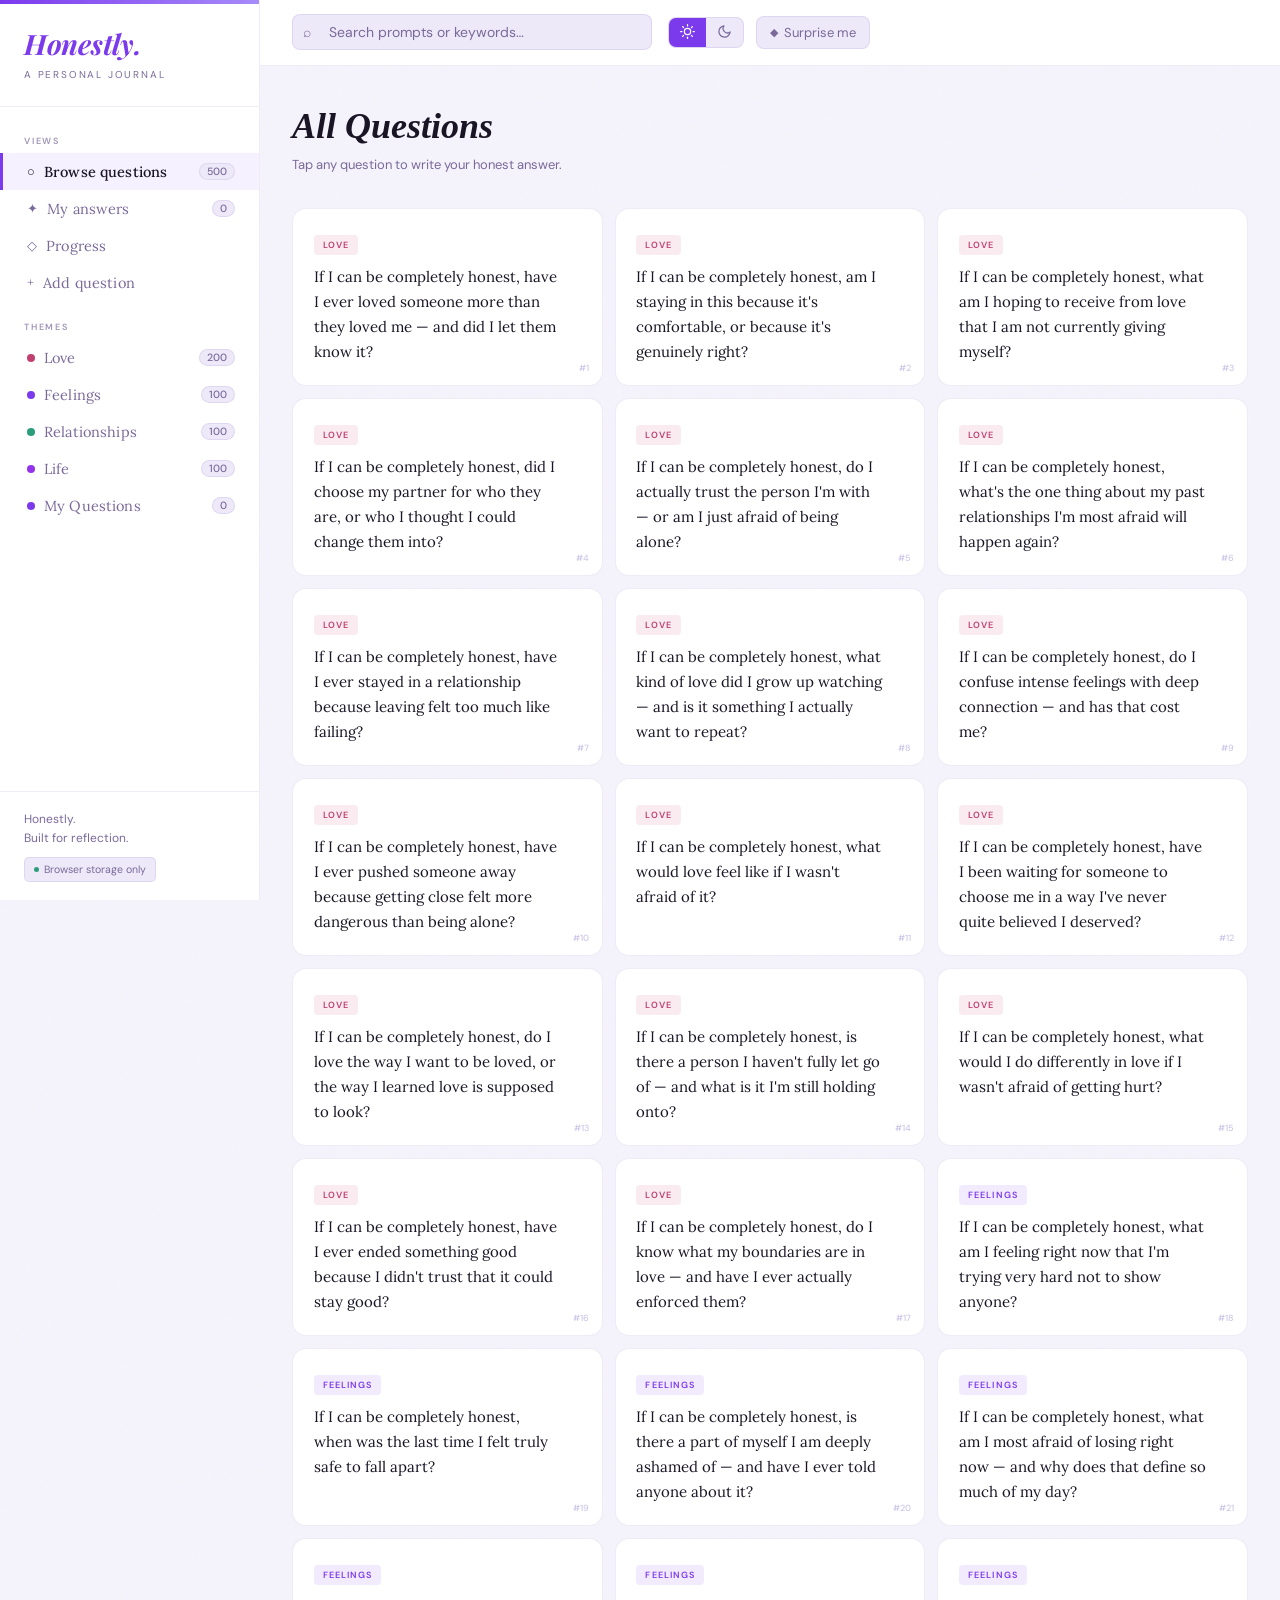
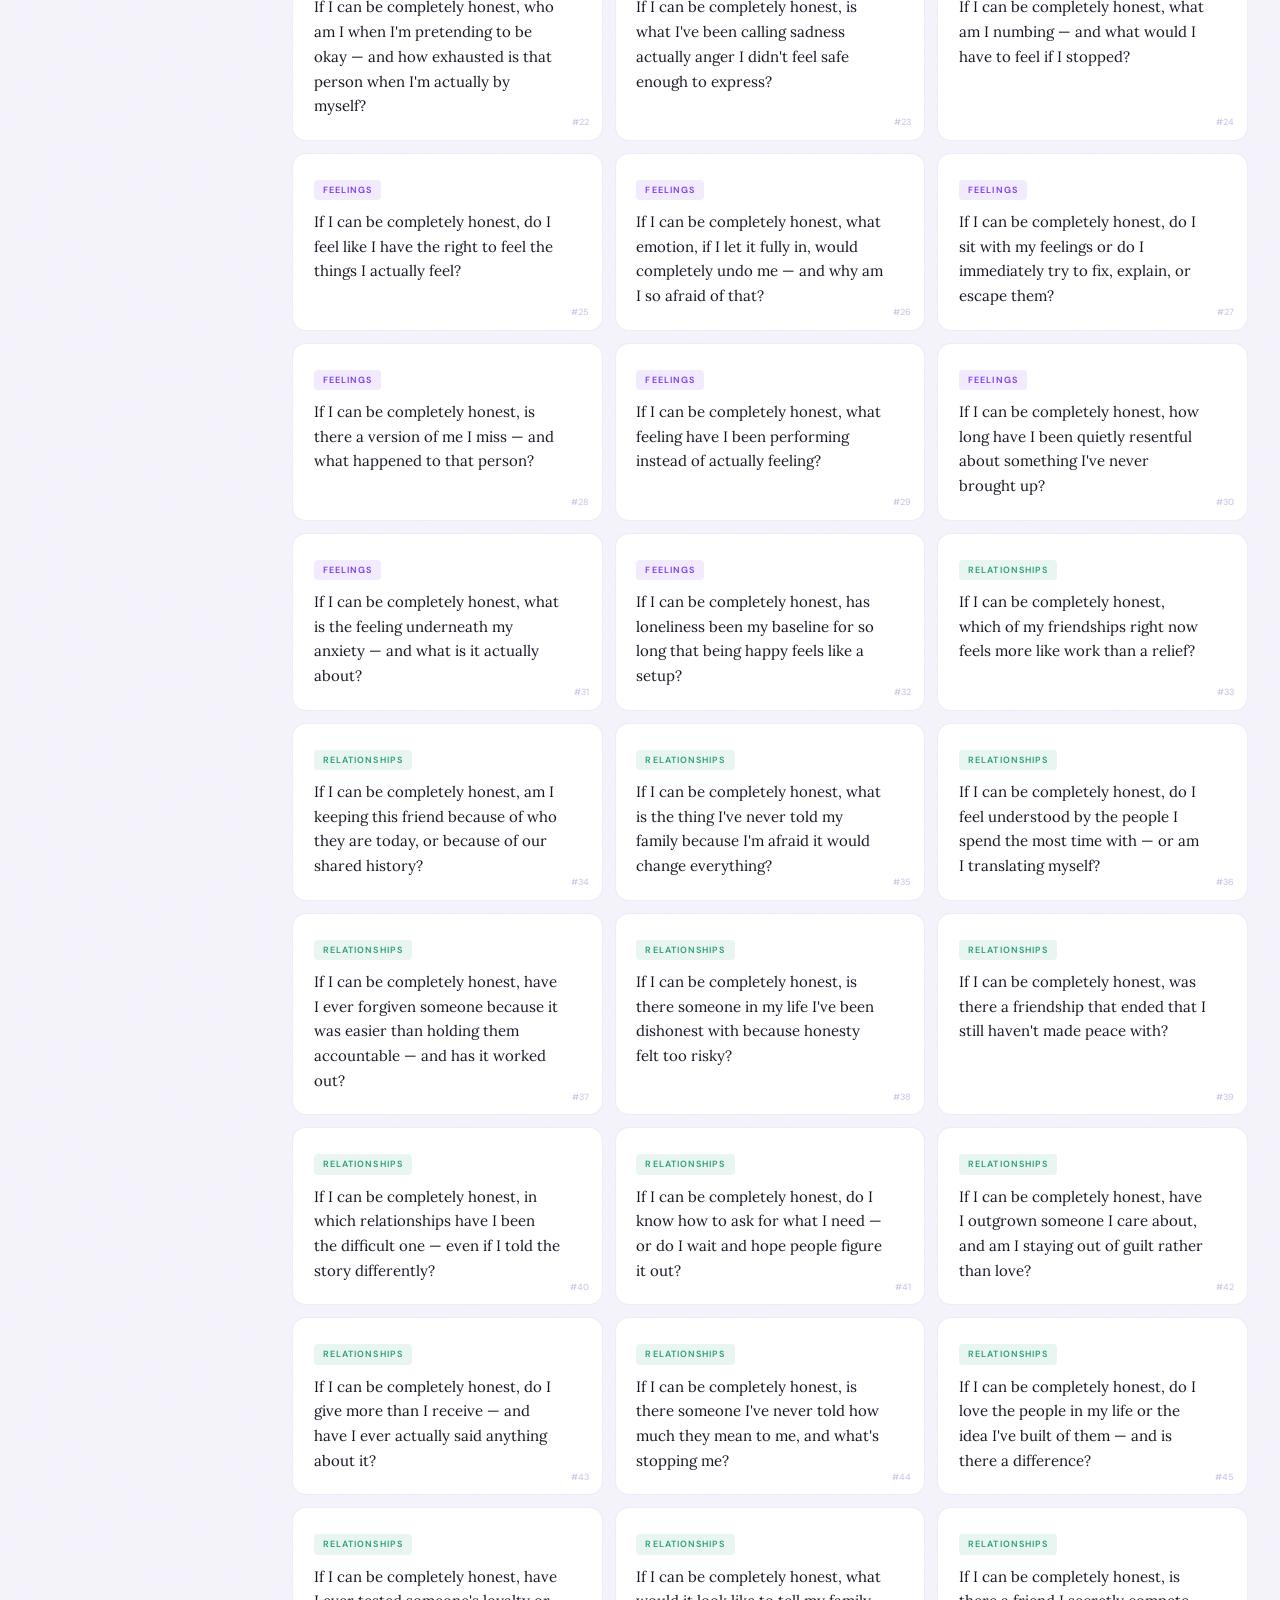
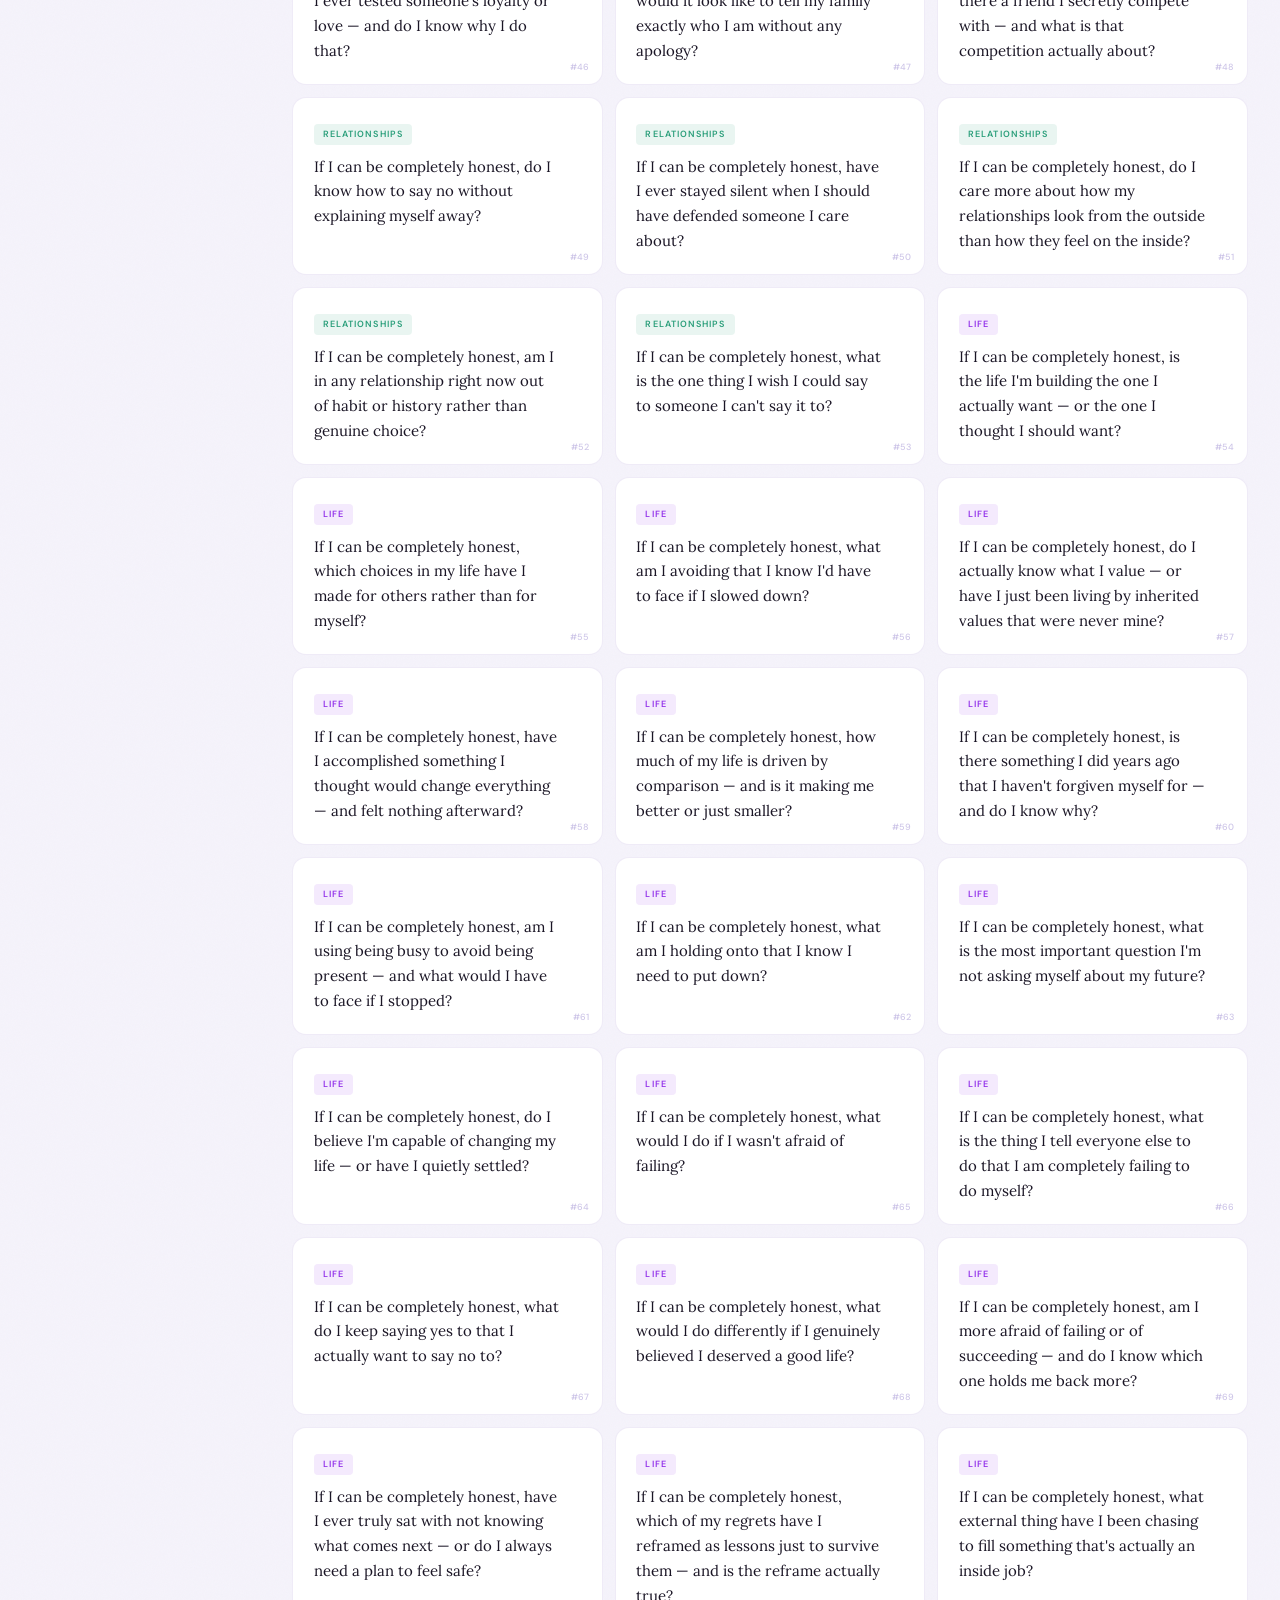
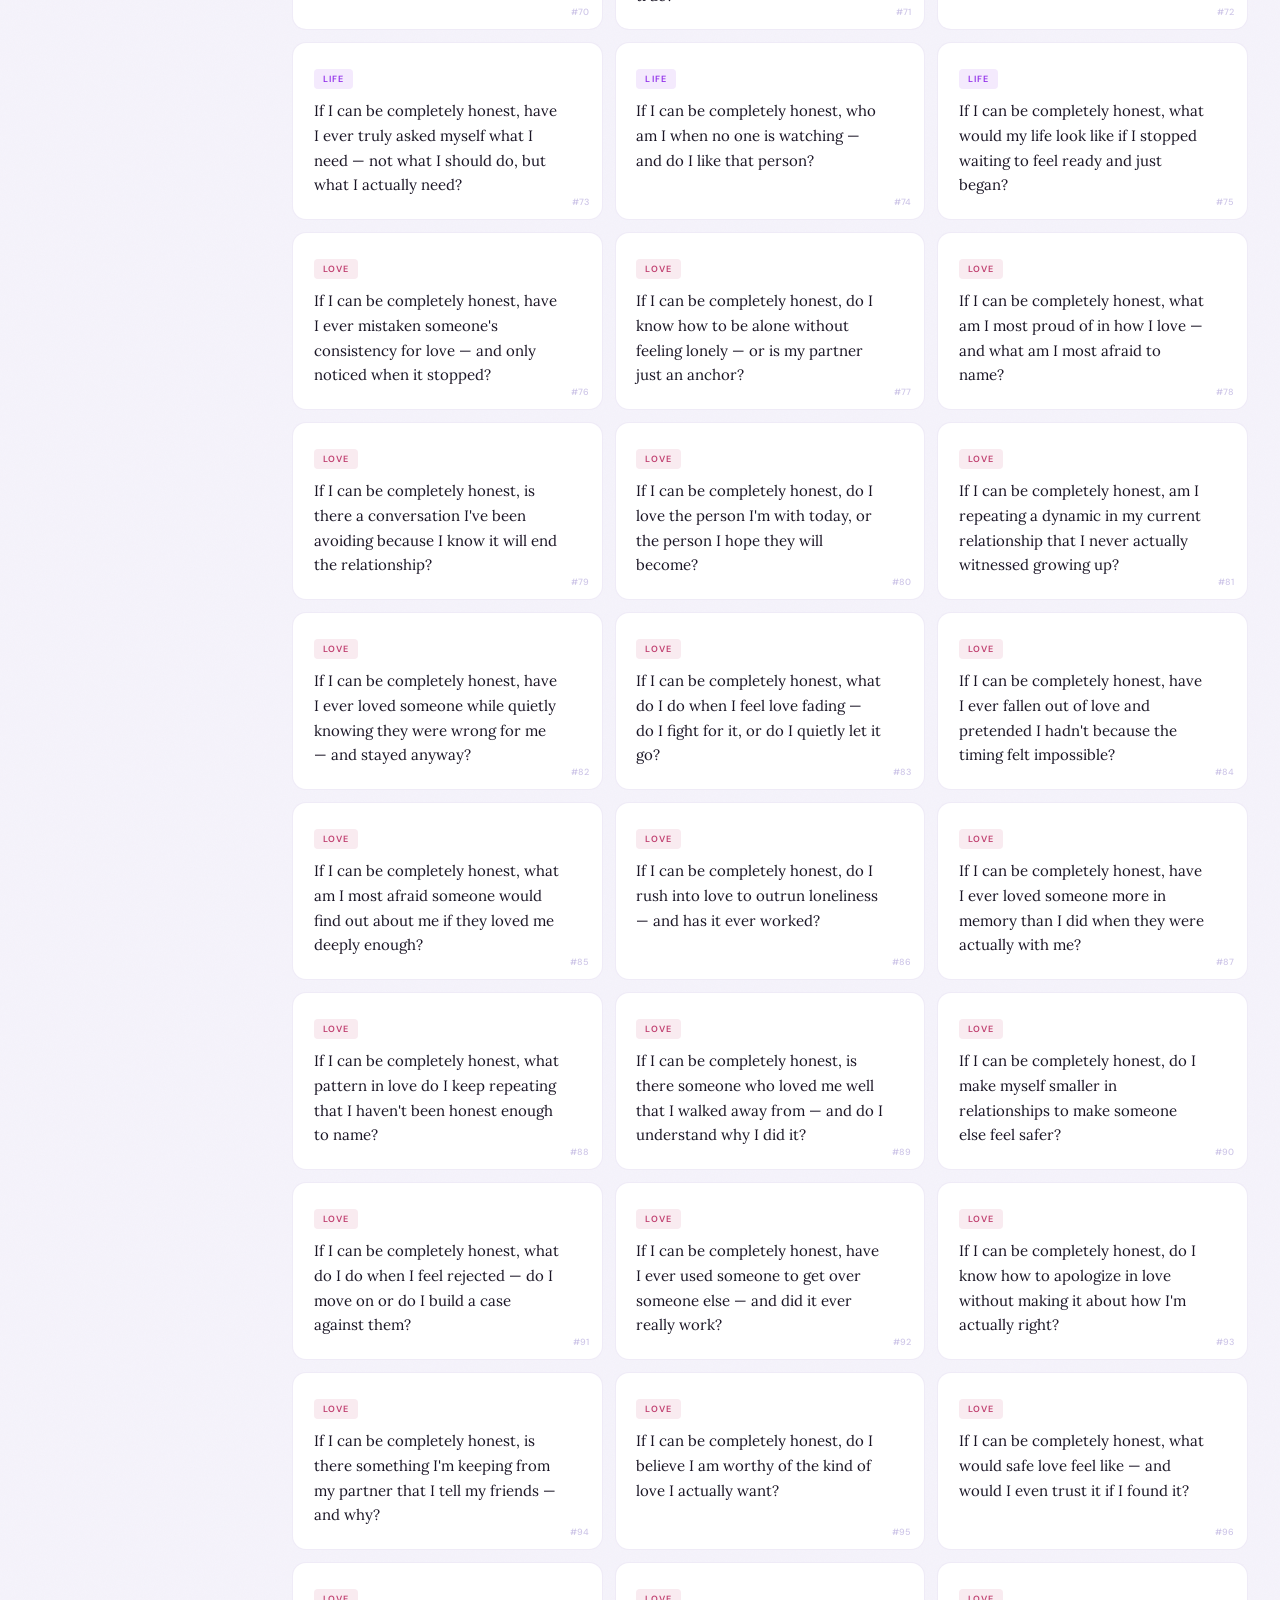
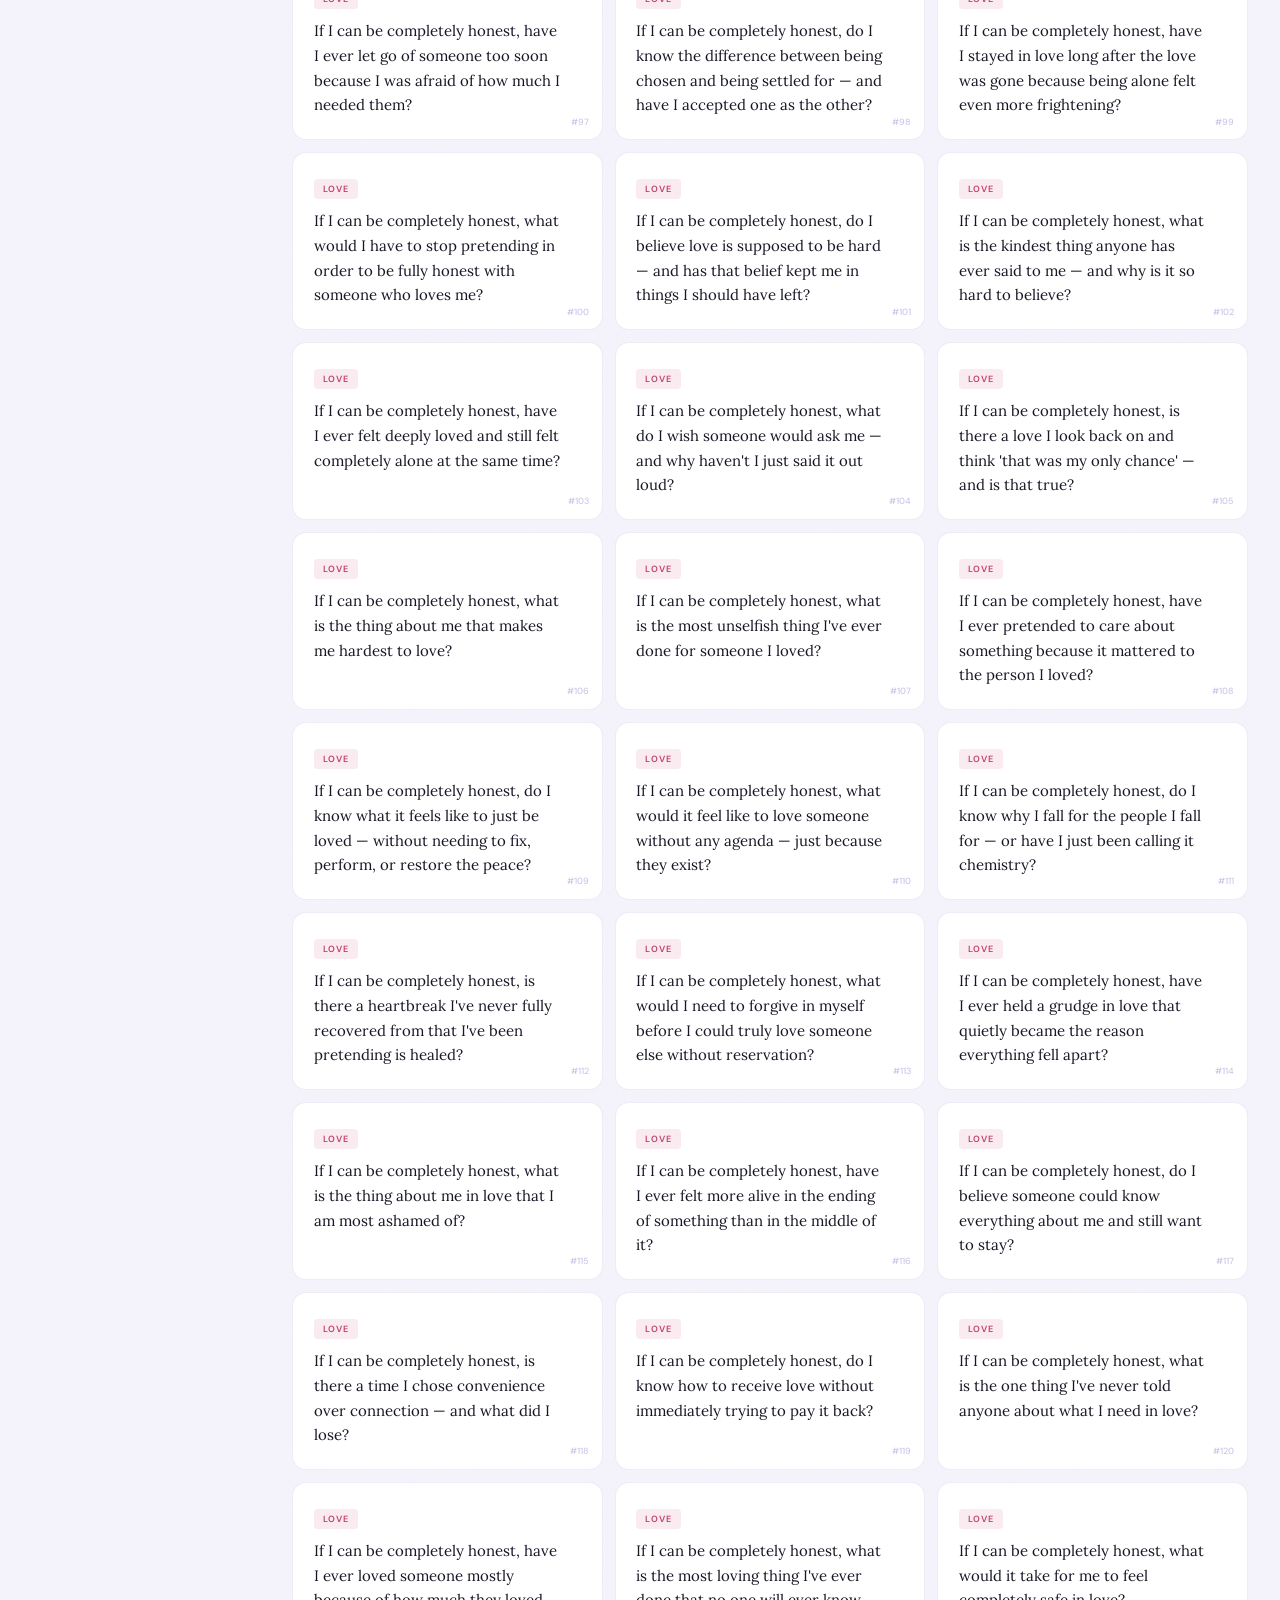
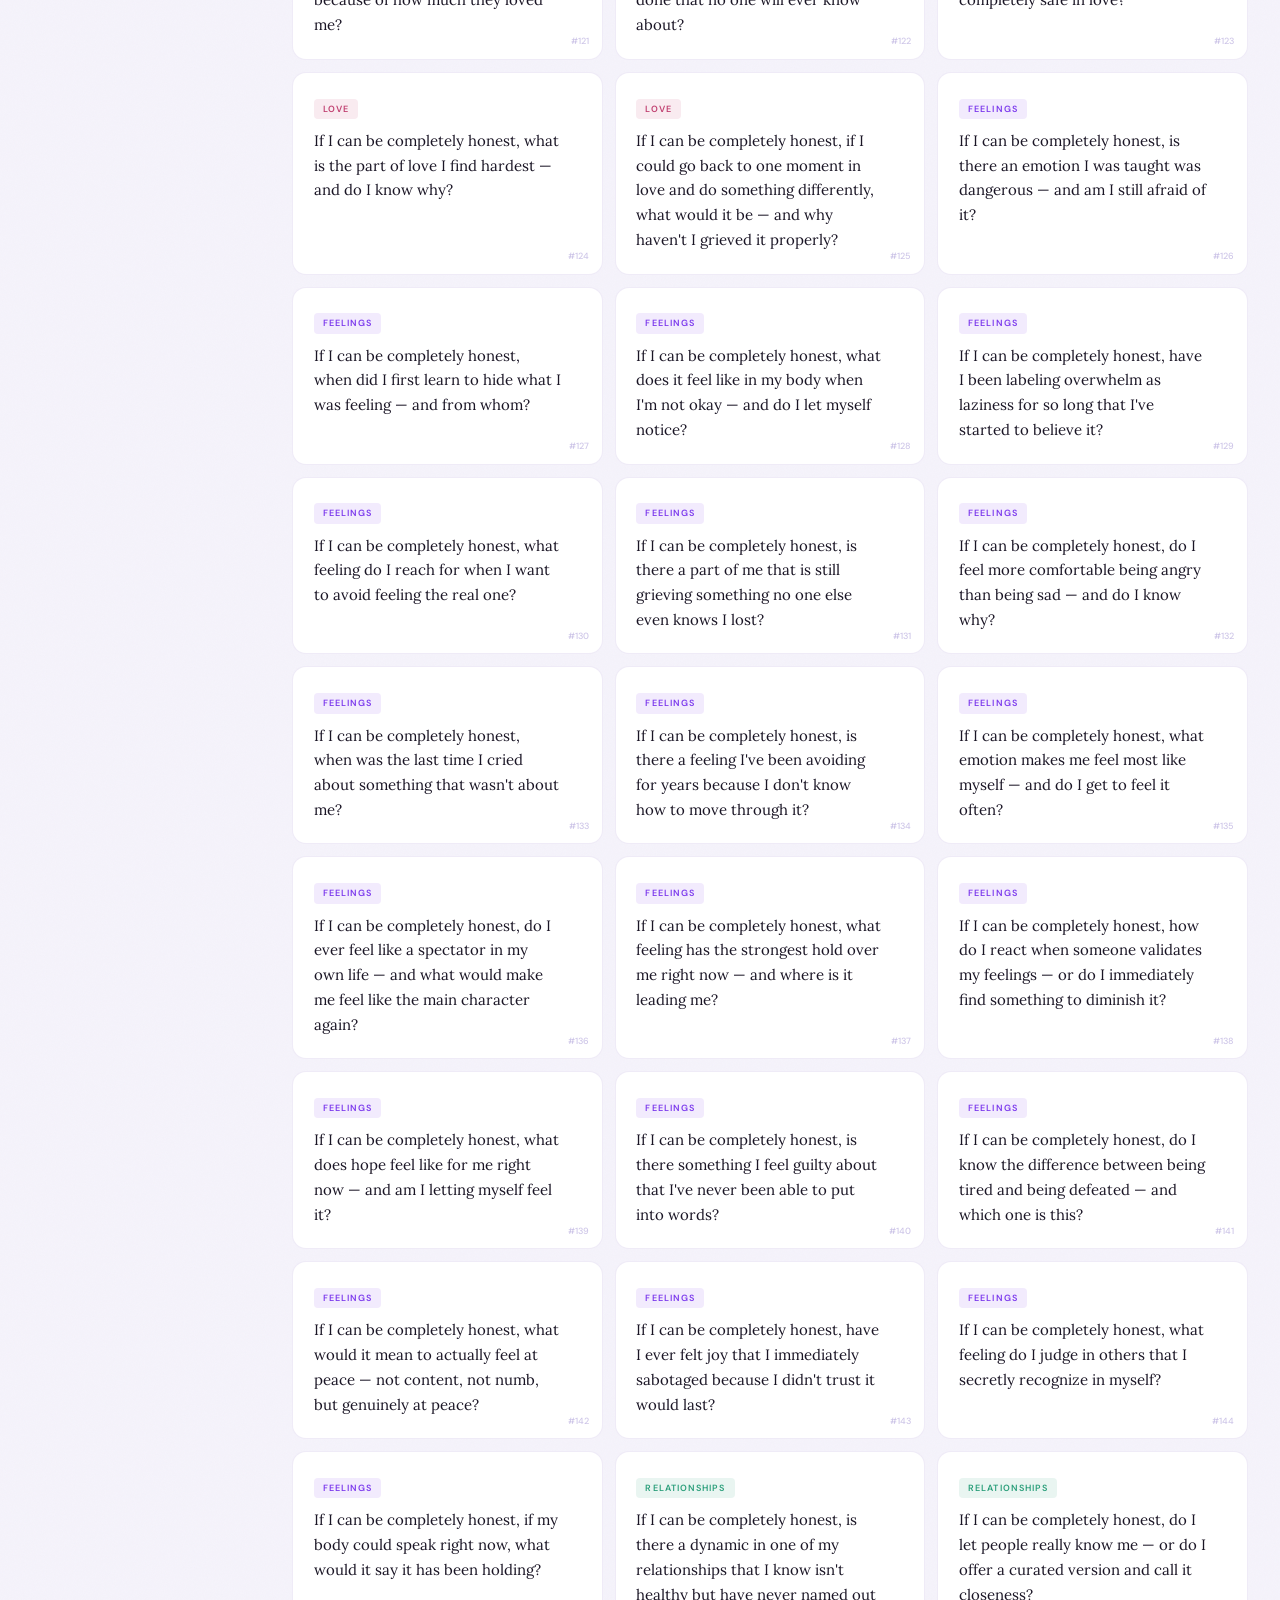
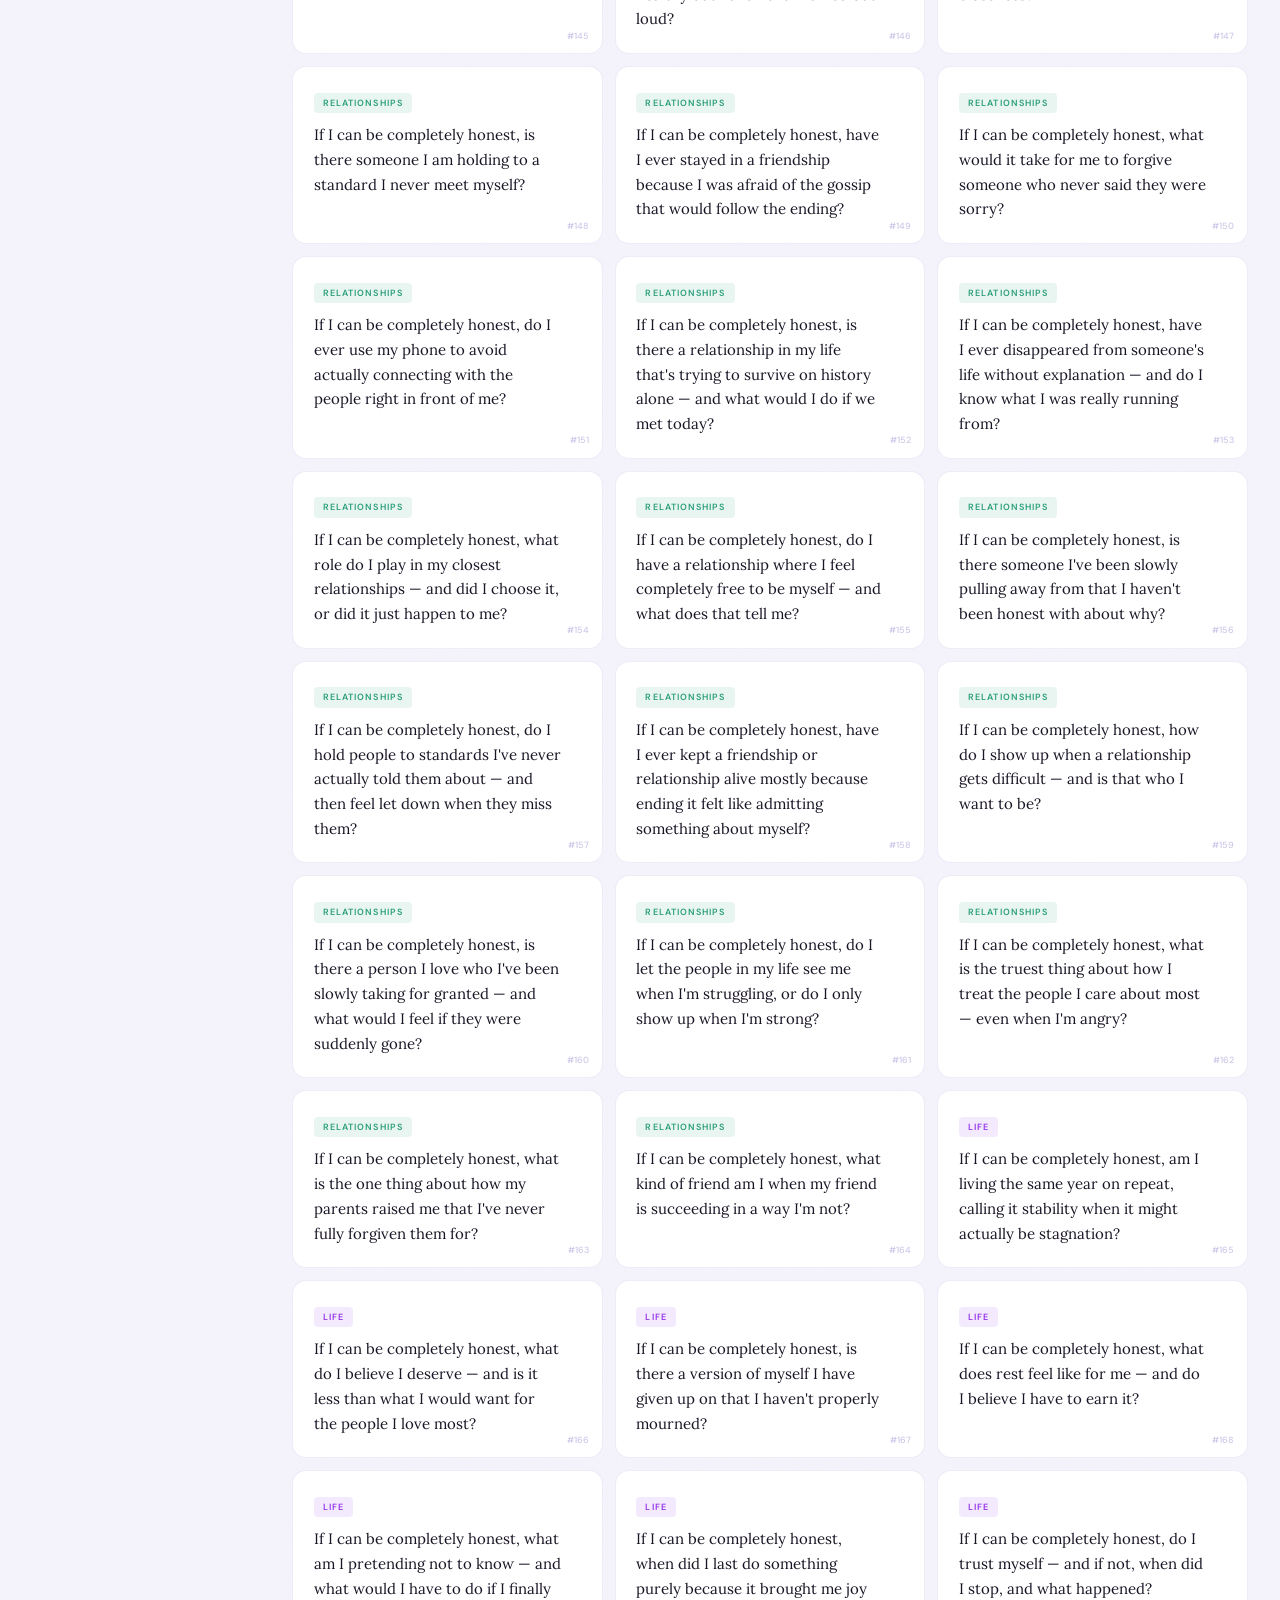
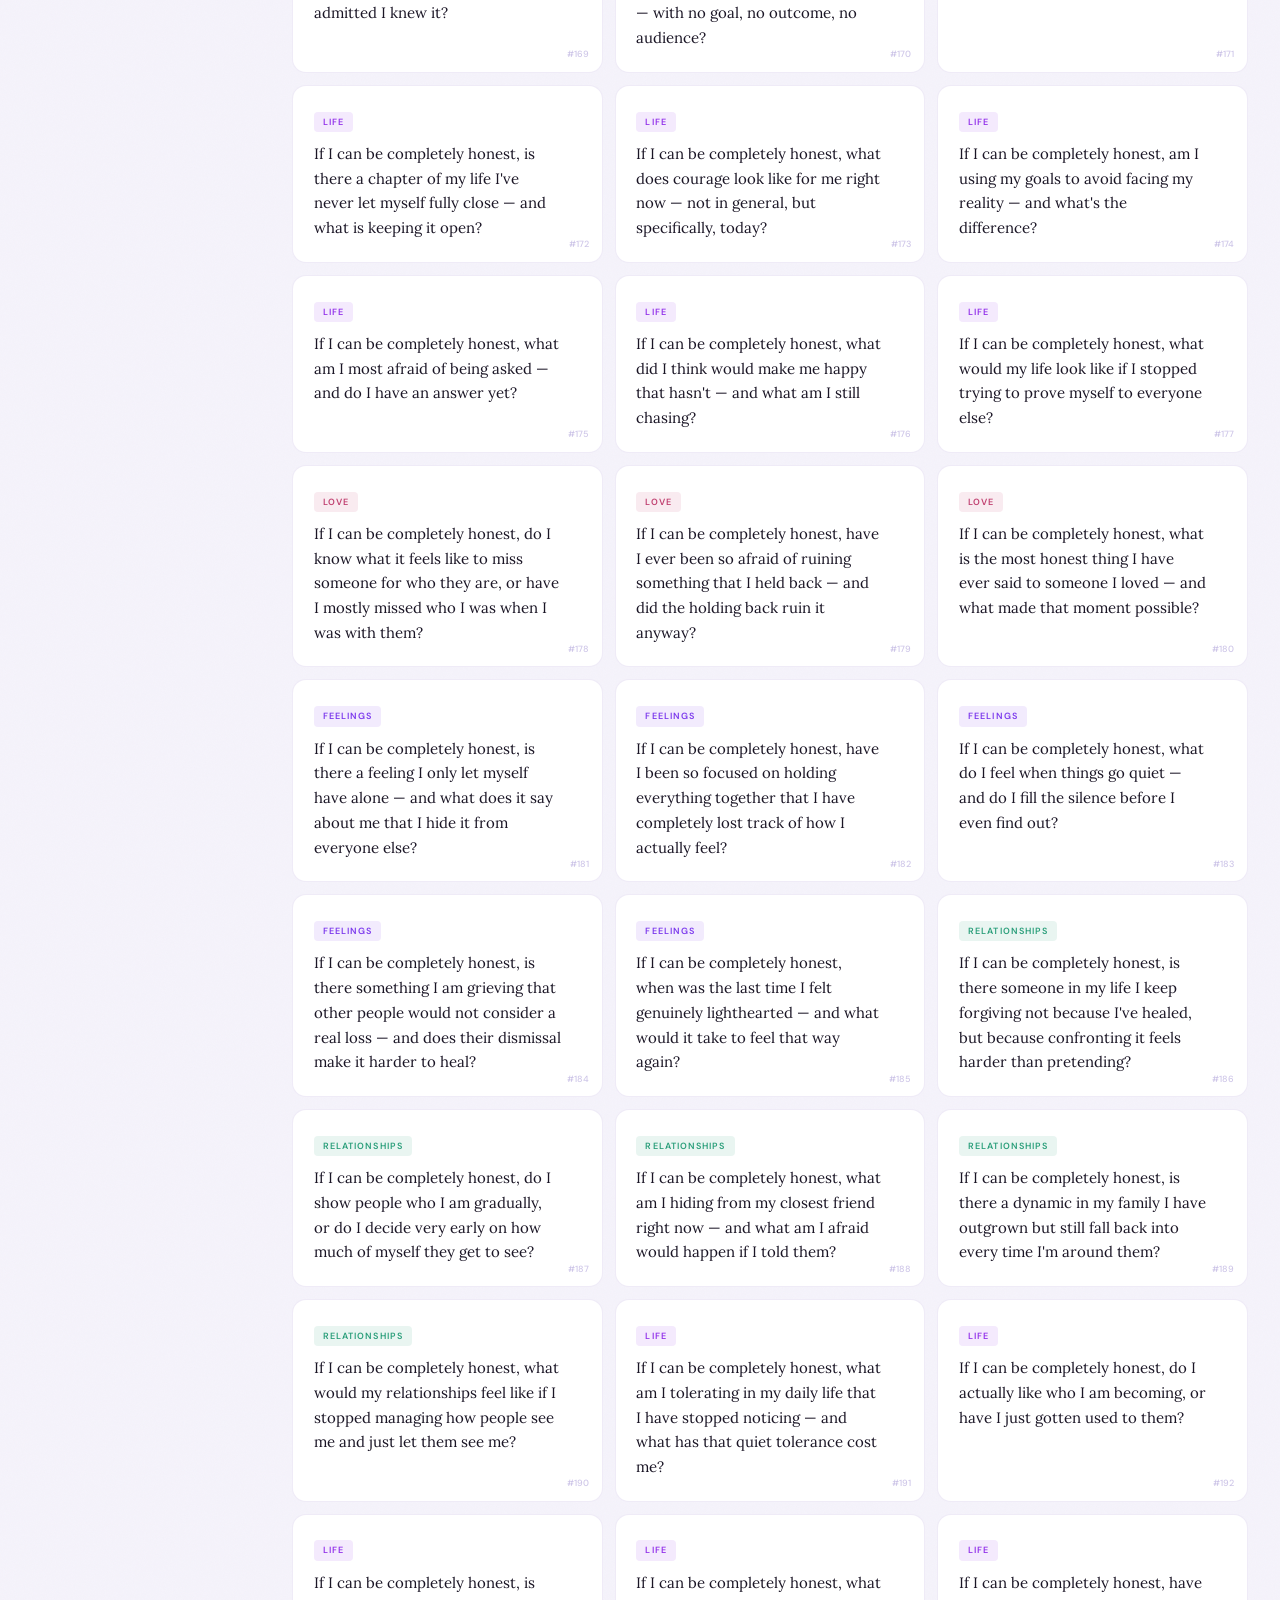
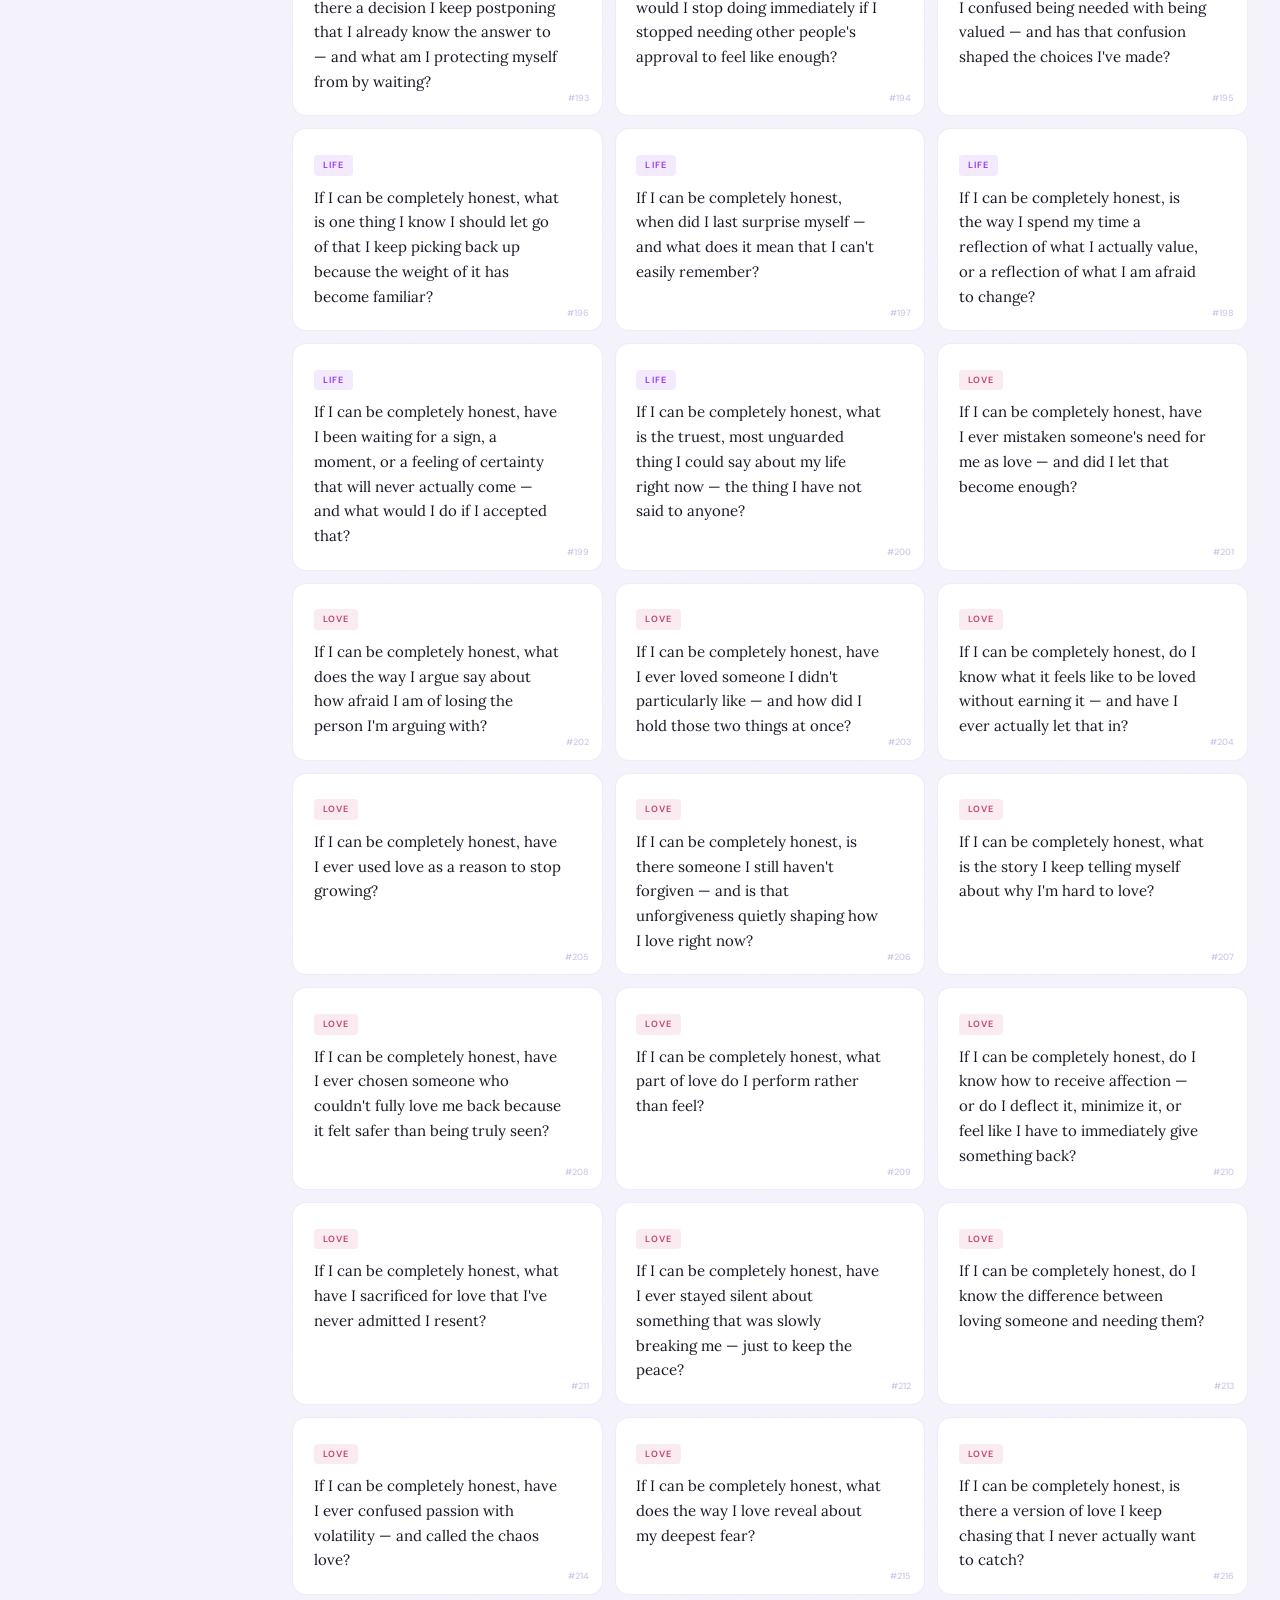
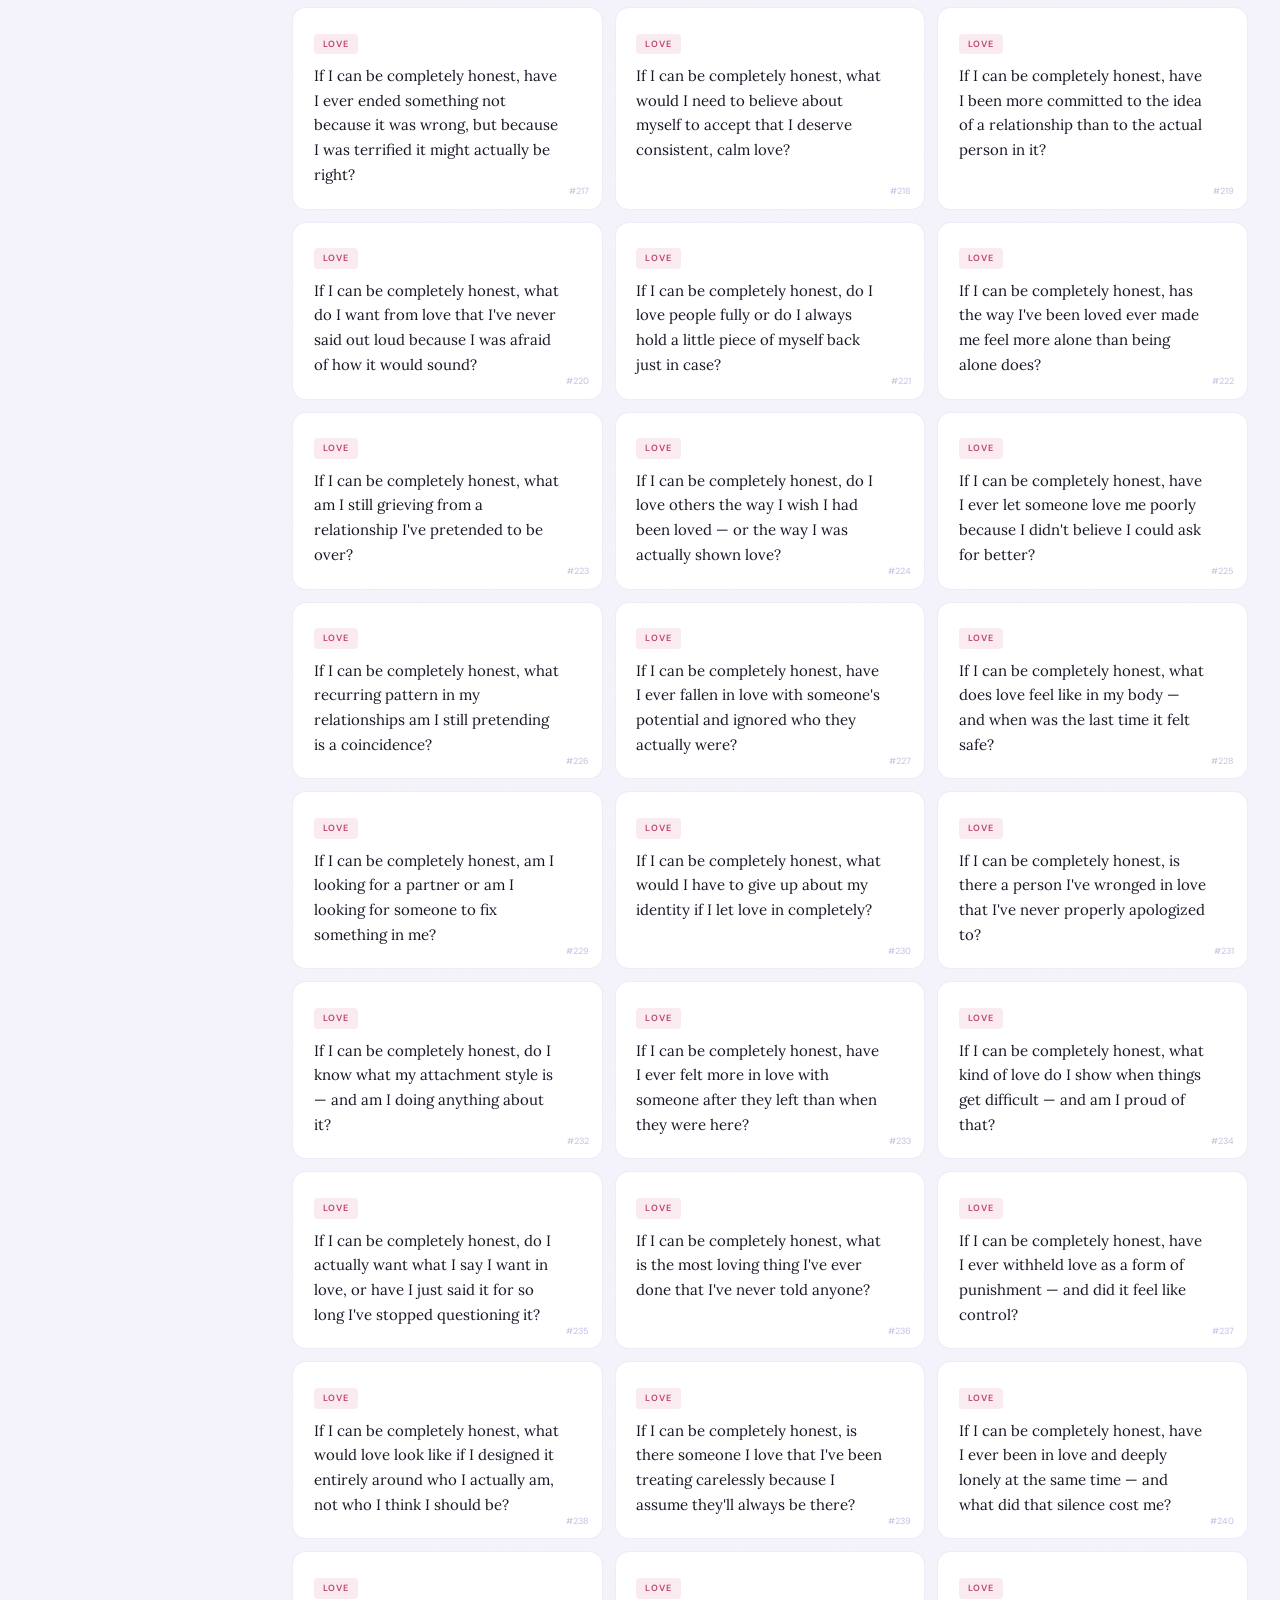
<file: index.html>
<!DOCTYPE html>
<html lang="en" data-theme="light">

<head>
  <meta charset="UTF-8">
  <meta name="viewport" content="width=device-width, initial-scale=1.0">
  <title>Honestly — Journal</title>
  <link rel="preconnect" href="https://fonts.googleapis.com">
  <link rel="preconnect" href="https://fonts.gstatic.com" crossorigin>
  <link
    href="https://fonts.googleapis.com/css2?family=Pacifico&family=Great+Vibes&family=Playfair+Display:ital,wght@0,400;0,600;0,700;1,400;1,600;1,700&family=Lora:ital,wght@0,400;0,500;1,400&family=DM+Sans:wght@300;400;500;600&display=swap"
    rel="stylesheet">
  <link rel="stylesheet" href="honestly.css">
</head>

<body>

  <div class="modal-backdrop" id="modal-random"
    onclick="document.getElementById('modal-random').classList.remove('open')">
    <div class="modal" onclick="event.stopPropagation()">
      <button class="modal-close" onclick="document.getElementById('modal-random').classList.remove('open')">×</button>
      <div class="modal-label">Random question</div>
      <div class="modal-q" id="modal-q-text"></div>
      <div class="modal-actions">
        <button class="btn btn-save" onclick="openFromModal()">Write my answer</button>
        <button class="btn btn-cancel" onclick="pickRandom()">Pick another</button>
      </div>
    </div>
  </div>

  <div class="modal-backdrop" id="modal-answers"
    onclick="document.getElementById('modal-answers').classList.remove('open')">
    <div class="modal answers-modal" onclick="event.stopPropagation()">
      <button class="modal-close" onclick="document.getElementById('modal-answers').classList.remove('open')">×</button>
      <div class="modal-label" id="answers-modal-label">✦ Your answers</div>
      <div class="modal-q" id="answers-modal-q"></div>
      <div class="answers-scroll" id="answers-scroll"></div>
      <div class="answers-modal-footer">
        <span class="entry-count-label" id="answers-modal-count"></span>
        <button class="btn btn-save" id="answers-modal-write-btn">✦ Write another answer</button>
        <button class="btn btn-del" id="answers-modal-del-btn">Delete all</button>
      </div>
    </div>
  </div>

  <div class="layout">
    <nav class="sidebar" id="sidebar">
      <div class="sidebar-stripe"></div>
      <div class="brand">
        <a class="brand-link" onclick="goHome()" href="javascript:void(0)" title="Go to home">
          <h1 id="logo-text"></h1>
        </a>
        <p>A personal journal</p>
      </div>

      <div class="nav">
        <div class="nav-label">Views</div>
        <button class="nav-btn active" id="nb-browse" onclick="goView('browse',this)">
          <span style="font-size:13px">○</span> Browse questions
          <span class="badge" id="bdg-total">200</span>
        </button>
        <button class="nav-btn" id="nb-entries" onclick="goView('entries',this)">
          <span style="font-size:13px">✦</span> My answers
          <span class="badge" id="bdg-entries">0</span>
        </button>
        <button class="nav-btn" id="nb-stats" onclick="goView('stats',this)">
          <span style="font-size:13px">◇</span> Progress
        </button>
        <button class="nav-btn" id="nb-add" onclick="goView('add',this)">
          <span style="font-size:13px">+</span> Add question
        </button>

        <div class="nav-label" style="margin-top:0.3rem">Themes</div>
        <button class="nav-btn" id="nb-love" onclick="filterTag('love',this)">
          <span class="nav-dot" style="background:var(--love)"></span> Love
          <span class="badge" id="bdg-love">0</span>
        </button>
        <button class="nav-btn" id="nb-feelings" onclick="filterTag('feelings',this)">
          <span class="nav-dot" style="background:var(--feelings)"></span> Feelings
          <span class="badge" id="bdg-feelings">0</span>
        </button>
        <button class="nav-btn" id="nb-relationships" onclick="filterTag('relationships',this)">
          <span class="nav-dot" style="background:var(--rels)"></span> Relationships
          <span class="badge" id="bdg-relationships">0</span>
        </button>
        <button class="nav-btn" id="nb-life" onclick="filterTag('life',this)">
          <span class="nav-dot" style="background:var(--life)"></span> Life
          <span class="badge" id="bdg-life">0</span>
        </button>
        <button class="nav-btn" id="nb-custom" onclick="filterTag('custom',this)">
          <span class="nav-dot" style="background:var(--custom)"></span> My Questions
          <span class="badge" id="bdg-custom">0</span>
        </button>
      </div>

      <div class="sidebar-foot">
        Honestly. <br>
        Built for reflection. <br>
        <span class="storage-badge">
          <span class="storage-dot"></span> <span id="storage-status">Checking storage...</span>
        </span>
      </div>
    </nav>

    <div class="overlay" id="overlay" onclick="closeSB()"></div>

    <main class="main">
      <header class="topbar">
        <button class="hamburger" onclick="toggleSB()">☰</button>

        <div class="search-wrap">
          <span class="s-ico">⌕</span>
          <input type="text" id="search" placeholder="Search prompts or keywords…" oninput="onSearch(this.value)">
        </div>

        <div class="topbar-right">
          <div class="theme-toggle">
            <button class="theme-btn active" onclick="setTheme('light')" aria-label="Light Mode">
              <svg width="15" height="15" viewBox="0 0 24 24" fill="none" stroke="currentColor" stroke-width="2"
                stroke-linecap="round" stroke-linejoin="round">
                <circle cx="12" cy="12" r="5"></circle>
                <line x1="12" y1="1" x2="12" y2="3"></line>
                <line x1="12" y1="21" x2="12" y2="23"></line>
                <line x1="4.22" y1="4.22" x2="5.64" y2="5.64"></line>
                <line x1="18.36" y1="18.36" x2="19.78" y2="19.78"></line>
                <line x1="1" y1="12" x2="3" y2="12"></line>
                <line x1="21" y1="12" x2="23" y2="12"></line>
                <line x1="4.22" y1="19.78" x2="5.64" y2="18.36"></line>
                <line x1="18.36" y1="5.64" x2="19.78" y2="4.22"></line>
              </svg>
            </button>
            <button class="theme-btn" onclick="setTheme('dark')" aria-label="Dark Mode">
              <svg width="15" height="15" viewBox="0 0 24 24" fill="none" stroke="currentColor" stroke-width="2"
                stroke-linecap="round" stroke-linejoin="round">
                <path d="M21 12.79A9 9 0 1 1 11.21 3 7 7 0 0 0 21 12.79z"></path>
              </svg>
            </button>
          </div>

          <button class="topbar-btn" onclick="pickRandom()" title="Let serendipity choose">
            <span style="font-size:11px">◆</span> Surprise me
          </button>

          <div class="save-status">
            <span class="save-dot" id="save-dot"></span>
            <span id="save-label"></span>
          </div>
        </div>
      </header>

      <div class="content">
        <div class="view active" id="view-browse">
          <div class="page-head">
            <h2 id="browse-title">All Questions</h2>
            <p id="browse-sub">Tap any question to write your honest answer.</p>
          </div>
          <div class="grid" id="browse-grid"></div>
        </div>

        <div class="view" id="view-write">
          <div class="write-wrap">
            <div class="back-btn" onclick="goBack()">
              <svg viewBox="0 0 24 24">
                <path d="M19 12H5M12 19l-7-7 7-7" />
              </svg>
              Back
            </div>
            <div class="q-display" id="write-q"></div>

            <div class="field-label">Your honest answer</div>
            <textarea id="ta" placeholder="If I can be completely honest…" oninput="updateWC()"></textarea>

            <div class="write-actions">
              <button class="btn btn-save" onclick="saveAnswer()">Save answer</button>
              <button class="btn btn-cancel" onclick="goBack()">Cancel</button>
              <span class="toast" id="toast">✓ Saved</span>
              <span class="wc" id="wc">0 words</span>
            </div>

            <div id="past-answers-section"></div>
          </div>
        </div>

        <div class="view" id="view-entries">
          <div class="page-head">
            <h2>My Answers</h2>
            <p>Click any question to see your answers.</p>
          </div>
          <div id="entries-container"></div>
        </div>

        <div class="view" id="view-stats">
          <div class="page-head">
            <h2>Progress</h2>
            <p>Your honesty, tracked.</p>
          </div>
          <div class="stats-row" id="stats-nums"></div>

          <div class="section-title">By theme</div>
          <div class="bars" id="bars"></div>
        </div>

        <div class="view" id="view-add">
          <div class="page-head">
            <h2>Add a question</h2>
            <p>Write a question you want to sit with.</p>
          </div>
          <div class="add-q-form">
            <div class="field-label" style="margin-bottom:10px">Choose a theme</div>
            <div class="tag-picker" id="tag-picker">
              <button class="tag-option" data-tag="love" onclick="selectTag(this)">Love</button>
              <button class="tag-option" data-tag="feelings" onclick="selectTag(this)">Feelings</button>
              <button class="tag-option" data-tag="relationships" onclick="selectTag(this)">Relationships</button>
              <button class="tag-option" data-tag="life" onclick="selectTag(this)">Life</button>
              <button class="tag-option" data-tag="custom" onclick="selectTag(this)">My own category</button>
            </div>

            <div class="field-label" style="margin-bottom:8px">Your question</div>
            <textarea id="add-q-ta" placeholder="Ask yourself something hard…"
              style="min-height:120px; font-size:18px; margin-bottom:1.2rem"></textarea>

            <div class="write-actions">
              <button class="btn btn-save" onclick="saveCustomQ()">Add to my journal</button>
              <button class="btn btn-cancel" onclick="clearAddForm()">Clear</button>
            </div>
          </div>
        </div>
      </div>
    </main>
  </div>

  <script src="questions.js"></script>
  <script src="honestly.js"></script>
</body>

</html>
</file>
<file: honestly.css>
/* ══════════════════════════════════════════════
   HONESTLY — Journal CSS
   Themes: light (purple) · dark (blue)
   ══════════════════════════════════════════════ */

    /* ── LIGHT THEME — Purple ── */
    :root,
    [data-theme="light"] {
      --bg: #f5f3fb;
      --surface: #ffffff;
      --surface2: #ede9f8;
      --surface3: #e2dcf4;
      --border: rgba(100, 60, 180, 0.10);
      --border2: rgba(100, 60, 180, 0.22);
      --text: #1a1525;
      --muted: #7a6a9a;
      --faint: #cec6e8;
      --accent: #7c3aed;
      --accent2: #a78bfa;
      --love: #c04070;
      --love-bg: rgba(192, 64, 112, 0.10);
      --feelings: #7c3aed;
      --feelings-bg: rgba(124, 58, 237, 0.10);
      --rels: #2a9e7a;
      --rels-bg: rgba(42, 158, 122, 0.10);
      --life: #9333ea;
      --life-bg: rgba(147, 51, 234, 0.10);
      --custom: #7c3aed;
      --custom-bg: rgba(124, 58, 237, 0.10);
      --saved: #2a9e7a;
      --shadow: rgba(100, 60, 180, 0.12);
      --ink: #2d1f50;
      --paper: #f9f7fe;
    }

    /* ── DARK THEME — Blue ── */
    [data-theme="dark"] {
      --bg: #080c14;
      --surface: #0d1525;
      --surface2: #131e33;
      --surface3: #1a2740;
      --border: rgba(100, 160, 255, 0.08);
      --border2: rgba(100, 160, 255, 0.20);
      --text: #dce8ff;
      --muted: #607090;
      --faint: #1e2d47;
      --accent: #3b82f6;
      --accent2: #60a5fa;
      --love: #e06090;
      --love-bg: rgba(224, 96, 144, 0.12);
      --feelings: #60a5fa;
      --feelings-bg: rgba(96, 165, 250, 0.12);
      --rels: #34d399;
      --rels-bg: rgba(52, 211, 153, 0.12);
      --life: #818cf8;
      --life-bg: rgba(129, 140, 248, 0.12);
      --custom: #3b82f6;
      --custom-bg: rgba(59, 130, 246, 0.12);
      --saved: #34d399;
      --shadow: rgba(0, 0, 0, 0.50);
      --ink: #dce8ff;
      --paper: #0d1525;
    }

    /* ── RESET & BASE ── */
    *,
    *::before,
    *::after {
      margin: 0;
      padding: 0;
      box-sizing: border-box;
    }

    html {
      scroll-behavior: smooth;
      font-size: 16px;
    }

    body {
      font-family: 'Lora', 'Georgia', serif;
      background: var(--bg);
      color: var(--text);
      min-height: 100vh;
      font-weight: 400;
      transition: background 0.35s, color 0.35s;
      line-height: 1.6;
    }

    [data-theme="light"] body {
      background-image: url("data:image/svg+xml,%3Csvg xmlns='http://www.w3.org/2000/svg' width='300' height='300'%3E%3Cfilter id='n'%3E%3CfeTurbulence type='fractalNoise' baseFrequency='0.9' numOctaves='4' stitchTiles='stitch'/%3E%3C/filter%3E%3Crect width='300' height='300' filter='url(%23n)' opacity='0.022'/%3E%3C/svg%3E");
    }

    [data-theme="dark"] body {
      background-image: url("data:image/svg+xml,%3Csvg xmlns='http://www.w3.org/2000/svg' width='300' height='300'%3E%3Cfilter id='n'%3E%3CfeTurbulence type='fractalNoise' baseFrequency='0.9' numOctaves='4' stitchTiles='stitch'/%3E%3C/filter%3E%3Crect width='300' height='300' filter='url(%23n)' opacity='0.04'/%3E%3C/svg%3E");
    }

    /* ── LAYOUT ── */
    .layout {
      display: flex;
      min-height: 100vh;
    }

    /* ── SIDEBAR ── */
    .sidebar {
      width: 260px;
      min-width: 260px;
      background: var(--surface);
      border-right: 1px solid var(--border);
      display: flex;
      flex-direction: column;
      position: sticky;
      top: 0;
      height: 100vh;
      overflow-y: auto;
      z-index: 20;
      scrollbar-width: thin;
      scrollbar-color: var(--faint) transparent;
      transition: background 0.35s, border-color 0.35s, left 0.25s;
    }

    .sidebar-stripe {
      height: 4px;
      background: linear-gradient(90deg, var(--accent), var(--accent2));
      flex-shrink: 0;
    }

    .brand {
      padding: 1.6rem 1.5rem 1.4rem;
      border-bottom: 1px solid var(--border);
    }

    .brand-link {
      text-decoration: none;
      display: inline-block;
      cursor: pointer;
    }

    .brand h1 {
      font-family: 'Playfair Display', serif;
      font-size: 28px;
      font-weight: 700;
      font-style: italic;
      color: var(--accent);
      letter-spacing: -0.01em;
      line-height: 1;
      display: inline-block;
      position: relative;
      transition: color 0.3s;
    }

    .brand-link:hover h1 {
      animation: logoWave 0.6s ease forwards;
    }

    @keyframes logoWave {
      0% {
        transform: translateY(0) rotate(0deg);
      }

      20% {
        transform: translateY(-3px) rotate(-1deg);
      }

      40% {
        transform: translateY(1px) rotate(1deg);
      }

      60% {
        transform: translateY(-2px) rotate(-0.5deg);
      }

      80% {
        transform: translateY(1px) rotate(0.5deg);
      }

      100% {
        transform: translateY(0) rotate(0deg);
      }
    }

    .brand h1::after {
      content: '';
      position: absolute;
      inset: -4px -8px;
      border-radius: 8px;
      background: var(--accent);
      opacity: 0;
      transition: opacity 0.3s;
      z-index: -1;
      filter: blur(12px);
    }

    .brand-link:hover h1::after {
      opacity: 0.18;
    }

    .brand h1 .letter {
      display: inline-block;
      animation: letterDrop 0.5s ease both;
    }

    .brand h1 .letter:nth-child(1) {
      animation-delay: 0.05s;
    }

    .brand h1 .letter:nth-child(2) {
      animation-delay: 0.10s;
    }

    .brand h1 .letter:nth-child(3) {
      animation-delay: 0.15s;
    }

    .brand h1 .letter:nth-child(4) {
      animation-delay: 0.20s;
    }

    .brand h1 .letter:nth-child(5) {
      animation-delay: 0.25s;
    }

    .brand h1 .letter:nth-child(6) {
      animation-delay: 0.30s;
    }

    .brand h1 .letter:nth-child(7) {
      animation-delay: 0.35s;
    }

    .brand h1 .letter:nth-child(8) {
      animation-delay: 0.40s;
    }

    @keyframes letterDrop {
      from {
        opacity: 0;
        transform: translateY(-10px);
      }

      to {
        opacity: 1;
        transform: translateY(0);
      }
    }

    .brand p {
      font-size: 10px;
      color: var(--muted);
      letter-spacing: 0.18em;
      text-transform: uppercase;
      margin-top: 5px;
      font-family: 'DM Sans', sans-serif;
      font-weight: 400;
    }

    .nav {
      padding: 0.8rem 0;
      flex: 1;
    }

    .nav-label {
      font-size: 9px;
      letter-spacing: 0.20em;
      text-transform: uppercase;
      color: var(--muted);
      padding: 0.9rem 1.5rem 0.3rem;
      font-family: 'DM Sans', sans-serif;
      font-weight: 600;
      opacity: 0.7;
    }

    .nav-btn {
      display: flex;
      align-items: center;
      gap: 9px;
      width: 100%;
      padding: 9px 1.5rem;
      background: none;
      border: none;
      border-left: 3px solid transparent;
      color: var(--muted);
      font-size: 14.5px;
      font-family: 'Lora', serif;
      font-weight: 400;
      cursor: pointer;
      text-align: left;
      transition: all 0.18s;
      letter-spacing: 0.01em;
    }

    .nav-btn:hover {
      color: var(--text);
      background: rgba(120, 80, 220, 0.05);
    }

    .nav-btn.active {
      color: var(--text);
      border-left-color: var(--accent);
      background: rgba(124, 58, 237, 0.07);
      font-weight: 500;
    }

    [data-theme="dark"] .nav-btn:hover {
      background: rgba(59, 130, 246, 0.06);
    }

    [data-theme="dark"] .nav-btn.active {
      background: rgba(59, 130, 246, 0.08);
      border-left-color: var(--accent);
    }

    .nav-dot {
      width: 8px;
      height: 8px;
      border-radius: 50%;
      flex-shrink: 0;
    }

    .badge {
      margin-left: auto;
      font-size: 10.5px;
      background: var(--surface2);
      color: var(--muted);
      padding: 1px 7px;
      border-radius: 10px;
      font-family: 'DM Sans', sans-serif;
      font-weight: 500;
      border: 1px solid var(--border);
    }

    .sidebar-foot {
      padding: 1.1rem 1.5rem;
      border-top: 1px solid var(--border);
      font-size: 12px;
      font-family: 'DM Sans', sans-serif;
      color: var(--muted);
      line-height: 1.65;
    }

    .storage-badge {
      display: inline-flex;
      align-items: center;
      gap: 5px;
      font-size: 10.5px;
      color: var(--muted);
      background: var(--surface2);
      border: 1px solid var(--border);
      border-radius: 5px;
      padding: 3px 9px;
      margin-top: 8px;
      font-family: 'DM Sans', sans-serif;
    }

    .storage-dot {
      width: 5px;
      height: 5px;
      border-radius: 50%;
      background: var(--saved);
    }

    /* ── MAIN ── */
    .main {
      flex: 1;
      display: flex;
      flex-direction: column;
      min-width: 0;
    }

    .topbar {
      padding: 0.9rem 2rem;
      border-bottom: 1px solid var(--border);
      background: var(--surface);
      position: sticky;
      top: 0;
      z-index: 10;
      display: flex;
      align-items: center;
      gap: 1rem;
      transition: background 0.35s, border-color 0.35s;
    }

    .search-wrap {
      flex: 1;
      position: relative;
      max-width: 360px;
    }

    .search-wrap input {
      width: 100%;
      background: var(--surface2);
      border: 1px solid var(--border);
      border-radius: 8px;
      padding: 8px 14px 8px 36px;
      color: var(--text);
      font-size: 14px;
      font-family: 'DM Sans', sans-serif;
      font-weight: 400;
      font-style: normal;
      outline: none;
      transition: border-color 0.18s, background 0.35s, box-shadow 0.18s;
    }

    .search-wrap input:focus {
      border-color: var(--accent);
      box-shadow: 0 0 0 3px rgba(124, 58, 237, 0.12);
      background: var(--surface);
    }

    [data-theme="dark"] .search-wrap input:focus {
      box-shadow: 0 0 0 3px rgba(59, 130, 246, 0.15);
    }

    .search-wrap input::placeholder {
      color: var(--muted);
      font-style: normal;
    }

    .s-ico {
      position: absolute;
      left: 11px;
      top: 50%;
      transform: translateY(-50%);
      color: var(--muted);
      font-size: 14px;
      pointer-events: none;
    }

    .topbar-right {
      display: flex;
      align-items: center;
      gap: 0.75rem;
      flex-shrink: 0;
    }

    .theme-toggle {
      display: flex;
      align-items: center;
      background: var(--surface2);
      border: 1px solid var(--border);
      border-radius: 8px;
      overflow: hidden;
      flex-shrink: 0;
    }

    .theme-btn {
      padding: 6px 11px;
      background: none;
      border: none;
      cursor: pointer;
      color: var(--muted);
      font-size: 13px;
      transition: all 0.18s;
      line-height: 1;
    }

    .theme-btn.active {
      background: var(--accent);
      color: #fff;
    }

    .save-status {
      font-size: 11px;
      color: var(--muted);
      white-space: nowrap;
      display: flex;
      align-items: center;
      gap: 5px;
      flex-shrink: 0;
      font-family: 'DM Sans', sans-serif;
    }

    .save-dot {
      width: 6px;
      height: 6px;
      border-radius: 50%;
      background: var(--saved);
      display: inline-block;
      opacity: 0;
      transition: opacity 0.3s;
    }

    .save-dot.show {
      opacity: 1;
    }

    .topbar-btn {
      display: flex;
      align-items: center;
      gap: 6px;
      padding: 7px 13px;
      background: var(--surface2);
      border: 1px solid var(--border);
      border-radius: 8px;
      color: var(--muted);
      font-size: 13px;
      font-family: 'DM Sans', sans-serif;
      cursor: pointer;
      transition: all 0.18s;
      flex-shrink: 0;
      white-space: nowrap;
    }

    .topbar-btn:hover {
      border-color: var(--accent);
      color: var(--accent);
      background: var(--surface);
    }

    .content {
      flex: 1;
      padding: 2rem;
    }

    .view {
      display: none;
    }

    .view.active {
      display: block;
    }

    .page-head {
      margin-bottom: 2rem;
    }

    .page-head h2 {
      font-family: 'Cormorant Garamond', serif;
      font-size: 36px;
      font-weight: 600;
      font-style: italic;
    }

    .page-head p {
      font-size: 13px;
      color: var(--muted);
      font-family: 'DM Sans', sans-serif;
    }

    /* ── GRID ── */
    .grid {
      display: grid;
      grid-template-columns: repeat(auto-fill, minmax(290px, 1fr));
      gap: 12px;
    }

    .pcard {
      background: var(--surface);
      border: 1px solid var(--border);
      border-radius: 14px;
      padding: 1.3rem;
      cursor: pointer;
      transition: border-color 0.2s, background 0.2s, transform 0.18s, box-shadow 0.2s;
      position: relative;
      overflow: hidden;
    }

    .pcard::before {
      content: '';
      position: absolute;
      top: 0;
      left: 0;
      width: 100%;
      height: 3px;
      opacity: 0;
      transition: opacity 0.2s;
    }

    .pcard:hover::before {
      opacity: 1;
    }

    .pcard[data-tag="love"]::before {
      background: var(--love);
    }

    .pcard[data-tag="feelings"]::before {
      background: var(--feelings);
    }

    .pcard[data-tag="relationships"]::before {
      background: var(--rels);
    }

    .pcard[data-tag="life"]::before {
      background: var(--life);
    }

    .pcard[data-tag="custom"]::before {
      background: var(--custom);
    }

    .pcard:hover {
      border-color: var(--border2);
      transform: translateY(-2px);
      box-shadow: 0 8px 28px var(--shadow);
    }

    .pcard.answered::after {
      content: '✓';
      position: absolute;
      top: 10px;
      right: 12px;
      font-size: 10px;
      color: var(--accent);
      background: var(--custom-bg);
      width: 20px;
      height: 20px;
      border-radius: 50%;
      display: flex;
      align-items: center;
      justify-content: center;
      font-weight: 700;
      line-height: 20px;
      text-align: center;
    }

    .pcard .multi-badge {
      position: absolute;
      top: 10px;
      right: 12px;
      font-size: 9px;
      color: var(--accent2);
      background: rgba(124, 58, 237, 0.12);
      border: 1px solid rgba(124, 58, 237, 0.20);
      padding: 1px 7px;
      border-radius: 10px;
      font-family: 'DM Sans', sans-serif;
      font-weight: 600;
      letter-spacing: 0.04em;
      display: none;
    }

    [data-theme="dark"] .pcard .multi-badge {
      background: rgba(59, 130, 246, 0.15);
      border-color: rgba(59, 130, 246, 0.25);
    }

    .pcard.multi-answered .multi-badge {
      display: inline-block;
    }

    .pcard.multi-answered::after {
      display: none;
    }

    .ptag {
      display: inline-block;
      font-size: 9px;
      font-weight: 600;
      letter-spacing: 0.12em;
      text-transform: uppercase;
      padding: 3px 9px;
      border-radius: 4px;
      margin-bottom: 10px;
      font-family: 'DM Sans', sans-serif;
    }

    .tag-love {
      background: var(--love-bg);
      color: var(--love);
    }

    .tag-feelings {
      background: var(--feelings-bg);
      color: var(--feelings);
    }

    .tag-relationships {
      background: var(--rels-bg);
      color: var(--rels);
    }

    .tag-life {
      background: var(--life-bg);
      color: var(--life);
    }

    .tag-custom {
      background: var(--custom-bg);
      color: var(--custom);
    }

    .ptext {
      font-family: 'Lora', serif;
      font-size: 15px;
      font-style: normal;
      font-weight: 400;
      line-height: 1.65;
      color: var(--text);
      padding-right: 20px;
    }

    .ppreview {
      font-size: 12px;
      color: var(--muted);
      margin-top: 10px;
      padding-top: 10px;
      border-top: 1px solid var(--border);
      line-height: 1.5;
      white-space: nowrap;
      overflow: hidden;
      text-overflow: ellipsis;
      font-family: 'DM Sans', sans-serif;
    }

    .preview-count {
      font-size: 10px;
      color: var(--accent);
      font-family: 'DM Sans', sans-serif;
      font-weight: 600;
      margin-top: 4px;
    }

    .pnum {
      position: absolute;
      bottom: 10px;
      right: 13px;
      font-size: 9px;
      color: var(--faint);
      font-family: 'DM Sans', sans-serif;
      font-weight: 500;
    }

    [data-theme="dark"] .pnum {
      color: rgba(255, 255, 255, 0.35);
    }

    /* ── WRITE VIEW ── */
    .write-wrap {
      max-width: 680px;
    }

    .back-btn {
      display: inline-flex;
      align-items: center;
      gap: 6px;
      padding: 7px 14px;
      background: var(--surface2);
      border: 1px solid var(--border);
      border-radius: 8px;
      color: var(--muted);
      font-size: 13px;
      font-family: 'DM Sans', sans-serif;
      font-weight: 500;
      cursor: pointer;
      transition: all 0.18s;
      margin-bottom: 1.4rem;
    }

    .back-btn:hover {
      border-color: var(--accent);
      color: var(--accent);
      background: var(--surface);
    }

    .back-btn svg {
      width: 14px;
      height: 14px;
      stroke: currentColor;
      fill: none;
      stroke-width: 2;
      stroke-linecap: round;
      stroke-linejoin: round;
    }

    .q-display {
      background: var(--surface);
      border: 1px solid var(--border);
      border-left: 4px solid var(--accent);
      border-radius: 12px;
      padding: 1.6rem;
      margin-bottom: 1.5rem;
      box-shadow: 0 4px 20px var(--shadow);
    }

    .big-q {
      font-family: 'Lora', serif;
      font-size: 20px;
      font-style: normal;
      font-weight: 400;
      line-height: 1.6;
      color: var(--text);
    }

    .field-label {
      font-size: 9.5px;
      letter-spacing: 0.16em;
      text-transform: uppercase;
      color: var(--muted);
      margin-bottom: 8px;
      font-family: 'DM Sans', sans-serif;
      font-weight: 600;
    }

    textarea {
      width: 100%;
      min-height: 240px;
      background: var(--surface);
      border: 1px solid var(--border);
      border-radius: 12px;
      padding: 1.3rem;
      color: var(--text);
      font-family: 'Lora', serif;
      font-size: 17px;
      font-weight: 400;
      line-height: 1.85;
      resize: vertical;
      outline: none;
      transition: border-color 0.18s, box-shadow 0.18s, background 0.35s;
    }

    textarea:focus {
      border-color: var(--accent);
      box-shadow: 0 0 0 3px rgba(124, 58, 237, 0.10);
    }

    [data-theme="dark"] textarea:focus {
      box-shadow: 0 0 0 3px rgba(59, 130, 246, 0.12);
    }

    textarea::placeholder {
      color: var(--faint);
      font-style: italic;
    }

    .past-answers-section {
      margin-top: 1.5rem;
      border-top: 1px solid var(--border);
      padding-top: 1.2rem;
    }

    .past-answers-title {
      font-size: 11px;
      letter-spacing: 0.14em;
      text-transform: uppercase;
      color: var(--muted);
      font-family: 'DM Sans', sans-serif;
      font-weight: 600;
      margin-bottom: 0.9rem;
    }

    .past-answer-item {
      background: var(--surface2);
      border: 1px solid var(--border);
      border-radius: 10px;
      padding: 1rem 1.1rem;
      margin-bottom: 8px;
      position: relative;
    }

    .past-answer-meta {
      font-size: 10.5px;
      color: var(--muted);
      font-family: 'DM Sans', sans-serif;
      margin-bottom: 6px;
      display: flex;
      align-items: center;
      gap: 8px;
    }

    .past-answer-index {
      background: var(--accent);
      color: #fff;
      border-radius: 3px;
      padding: 1px 6px;
      font-weight: 600;
      font-size: 9px;
      letter-spacing: 0.08em;
    }

    .past-answer-text {
      font-size: 15px;
      line-height: 1.7;
      color: var(--text);
      font-family: 'Lora', serif;
      white-space: pre-wrap;
    }

    .del-past-btn {
      position: absolute;
      top: 8px;
      right: 10px;
      background: none;
      border: none;
      color: var(--muted);
      cursor: pointer;
      font-size: 14px;
      opacity: 0.5;
      transition: opacity 0.15s, color 0.15s;
      line-height: 1;
      padding: 2px 5px;
    }

    .del-past-btn:hover {
      opacity: 1;
      color: #c04070;
    }

    .write-actions {
      display: flex;
      align-items: center;
      gap: 10px;
      margin-top: 1.1rem;
      flex-wrap: wrap;
    }

    .btn {
      padding: 9px 22px;
      border-radius: 9px;
      font-size: 14.5px;
      font-family: 'DM Sans', sans-serif;
      font-weight: 500;
      cursor: pointer;
      transition: all 0.18s;
      border: none;
      letter-spacing: 0.01em;
    }

    .btn-save {
      background: var(--accent);
      color: #fff;
      box-shadow: 0 3px 14px rgba(124, 58, 237, 0.30);
    }

    [data-theme="dark"] .btn-save {
      box-shadow: 0 3px 14px rgba(59, 130, 246, 0.30);
    }

    .btn-save:hover {
      opacity: 0.88;
      transform: translateY(-1px);
    }

    .btn-cancel {
      background: transparent;
      color: var(--muted);
      border: 1px solid var(--border);
    }

    .btn-cancel:hover {
      background: var(--surface2);
      color: var(--text);
    }

    .btn-del {
      background: transparent;
      color: #c04070;
      border: 1px solid rgba(192, 64, 112, 0.2);
      font-size: 13px;
    }

    .btn-del:hover {
      background: rgba(192, 64, 112, 0.08);
    }

    .wc {
      margin-left: auto;
      font-size: 11.5px;
      color: var(--muted);
      font-family: 'DM Sans', sans-serif;
    }

    .toast {
      font-size: 13px;
      color: var(--saved);
      opacity: 0;
      transition: opacity 0.25s;
      font-weight: 600;
      font-family: 'DM Sans', sans-serif;
    }

    .toast.show {
      opacity: 1;
    }

    /* ── ENTRIES VIEW ── */
    .entries-list {
      display: flex;
      flex-direction: column;
      gap: 12px;
    }

    .ecard {
      background: var(--surface);
      border: 1px solid var(--border);
      border-radius: 14px;
      overflow: hidden;
      transition: background 0.35s, border-color 0.2s, transform 0.18s, box-shadow 0.2s;
    }

    .ecard:hover {
      border-color: var(--border2);
      transform: translateY(-1px);
      box-shadow: 0 6px 22px var(--shadow);
    }

    .ehead {
      padding: 1.1rem 1.4rem;
      display: flex;
      gap: 1rem;
      align-items: flex-start;
      cursor: pointer;
      transition: background 0.18s;
    }

    .ehead:hover {
      background: var(--surface2);
    }

    .eq {
      font-family: 'Lora', serif;
      font-size: 14px;
      font-style: normal;
      color: var(--muted);
      flex: 1;
      line-height: 1.5;
    }

    .emeta {
      font-size: 11px;
      color: var(--muted);
      text-align: right;
      flex-shrink: 0;
      margin-top: 2px;
      font-family: 'DM Sans', sans-serif;
    }

    .emeta .ans-count {
      display: block;
      font-size: 10px;
      color: var(--accent);
      font-weight: 600;
      margin-top: 2px;
    }

    .efoot {
      padding: 0.8rem 1.4rem;
      border-top: 1px solid var(--border);
      gap: 8px;
      justify-content: flex-end;
      display: flex;
    }

    /* ── STATS VIEW ── */
    .stats-row {
      display: grid;
      grid-template-columns: repeat(auto-fill, minmax(145px, 1fr));
      gap: 10px;
      margin-bottom: 2rem;
    }

    .scard {
      background: var(--surface);
      border: 1px solid var(--border);
      border-radius: 14px;
      padding: 1.3rem;
      text-align: center;
      transition: background 0.35s;
    }

    .snum {
      font-family: 'Playfair Display', serif;
      font-size: 40px;
      font-weight: 400;
      color: var(--accent);
      line-height: 1;
      margin-bottom: 6px;
    }

    .slabel {
      font-size: 11px;
      color: var(--muted);
      font-family: 'DM Sans', sans-serif;
    }

    .section-title {
      font-family: 'Playfair Display', serif;
      font-size: 20px;
      font-weight: 400;
      font-style: italic;
      color: var(--text);
      margin-bottom: 1.1rem;
      margin-top: 2.2rem;
    }

    .bars {
      display: flex;
      flex-direction: column;
      gap: 14px;
      max-width: 500px;
    }

    .bar-row {
      display: flex;
      align-items: center;
      gap: 12px;
    }

    .bar-lbl {
      font-size: 13px;
      color: var(--muted);
      width: 115px;
      font-family: 'DM Sans', sans-serif;
    }

    .bar-track {
      flex: 1;
      height: 5px;
      background: var(--faint);
      border-radius: 3px;
      overflow: hidden;
    }

    .bar-fill {
      height: 100%;
      border-radius: 3px;
      transition: width 0.9s ease;
    }

    .bar-ct {
      font-size: 12px;
      color: var(--muted);
      width: 28px;
      text-align: right;
      font-weight: 600;
      font-family: 'DM Sans', sans-serif;
    }

    /* ── ADD QUESTION VIEW ── */
    .add-q-form {
      background: var(--surface);
      border: 1px solid var(--border);
      border-radius: 14px;
      padding: 2rem;
      max-width: 640px;
    }

    .add-q-form textarea {
      min-height: 120px;
      font-size: 18px;
    }

    .tag-picker {
      display: flex;
      gap: 8px;
      flex-wrap: wrap;
      margin-bottom: 1.2rem;
    }

    .tag-option {
      padding: 6px 14px;
      border-radius: 7px;
      border: 1px solid var(--border);
      background: var(--surface2);
      color: var(--muted);
      font-size: 12px;
      font-family: 'DM Sans', sans-serif;
      font-weight: 500;
      cursor: pointer;
      transition: all 0.18s;
      letter-spacing: 0.05em;
    }

    .tag-option:hover {
      border-color: var(--border2);
    }

    .tag-option.sel-love {
      background: var(--love-bg);
      color: var(--love);
      border-color: var(--love);
    }

    .tag-option.sel-feelings {
      background: var(--feelings-bg);
      color: var(--feelings);
      border-color: var(--feelings);
    }

    .tag-option.sel-relationships {
      background: var(--rels-bg);
      color: var(--rels);
      border-color: var(--rels);
    }

    .tag-option.sel-life {
      background: var(--life-bg);
      color: var(--life);
      border-color: var(--life);
    }

    .tag-option.sel-custom {
      background: var(--custom-bg);
      color: var(--custom);
      border-color: var(--custom);
    }

    /* ── MODAL — SHARED ── */
    .modal-backdrop {
      display: none;
      position: fixed;
      inset: 0;
      background: rgba(0, 0, 0, 0.55);
      z-index: 100;
      align-items: center;
      justify-content: center;
      padding: 1.5rem;
    }

    .modal-backdrop.open {
      display: flex;
    }

    .modal {
      background: var(--surface);
      border: 1px solid var(--border);
      border-radius: 18px;
      padding: 2.2rem;
      max-width: 580px;
      width: 100%;
      position: relative;
      box-shadow: 0 20px 60px rgba(0, 0, 0, 0.20);
      animation: modalIn 0.25s ease;
    }

    @keyframes modalIn {
      from {
        opacity: 0;
        transform: translateY(16px) scale(0.97);
      }

      to {
        opacity: 1;
        transform: translateY(0) scale(1);
      }
    }

    .modal-close {
      position: absolute;
      top: 14px;
      right: 16px;
      background: none;
      border: none;
      font-size: 20px;
      color: var(--muted);
      cursor: pointer;
      transition: color 0.15s;
      line-height: 1;
    }

    .modal-close:hover {
      color: var(--text);
    }

    .modal-label {
      font-size: 9px;
      letter-spacing: 0.18em;
      text-transform: uppercase;
      color: var(--muted);
      font-family: 'DM Sans', sans-serif;
      font-weight: 600;
      margin-bottom: 1rem;
    }

    .modal-q {
      font-family: 'Lora', serif;
      font-size: 22px;
      font-style: normal;
      font-weight: 400;
      line-height: 1.6;
      color: var(--text);
      margin-bottom: 1.5rem;
    }

    .modal-actions {
      display: flex;
      gap: 10px;
      flex-wrap: wrap;
    }

    /* ── ANSWERS MODAL (new dedicated modal) ── */
    .answers-modal {
      max-width: 640px;
    }

    .answers-modal .modal-q {
      font-size: 18px;
      line-height: 1.65;
      padding-bottom: 1.2rem;
      border-bottom: 1px solid var(--border);
      margin-bottom: 1.2rem;
    }

    .answers-scroll {
      max-height: 400px;
      overflow-y: auto;
      display: flex;
      flex-direction: column;
      gap: 10px;
      padding-right: 4px;
      scrollbar-width: thin;
      scrollbar-color: var(--faint) transparent;
      margin-bottom: 1.2rem;
    }

    .answer-entry-card {
      background: var(--surface2);
      border: 1px solid var(--border);
      border-radius: 12px;
      padding: 1rem 1.1rem;
      position: relative;
    }

    .answer-entry-header {
      display: flex;
      align-items: center;
      gap: 8px;
      margin-bottom: 8px;
      flex-wrap: wrap;
    }

    .answer-entry-num {
      background: var(--accent);
      color: #fff;
      border-radius: 4px;
      padding: 2px 8px;
      font-size: 9px;
      font-weight: 700;
      font-family: 'DM Sans', sans-serif;
      letter-spacing: 0.08em;
      text-transform: uppercase;
    }

    .answer-entry-date {
      font-size: 11px;
      color: var(--muted);
      font-family: 'DM Sans', sans-serif;
    }

    .answer-entry-words {
      font-size: 10px;
      color: var(--muted);
      font-family: 'DM Sans', sans-serif;
      margin-left: auto;
    }

    .answer-entry-text {
      font-family: 'Lora', serif;
      font-size: 15px;
      line-height: 1.75;
      color: var(--text);
      white-space: pre-wrap;
    }

    .answers-modal-footer {
      display: flex;
      gap: 10px;
      align-items: center;
      padding-top: 0.8rem;
      border-top: 1px solid var(--border);
      flex-wrap: wrap;
    }

    .answers-modal-footer .entry-count-label {
      font-size: 11px;
      color: var(--muted);
      font-family: 'DM Sans', sans-serif;
      margin-right: auto;
    }

    /* ── EMPTY STATES ── */
    .empty {
      text-align: center;
      padding: 4rem 2rem;
      color: var(--muted);
    }

    .empty-q {
      font-family: 'Great Vibes', cursive;
      font-size: 60px;
      font-style: italic;
      color: var(--faint);
      display: block;
      margin-bottom: 1rem;
      line-height: 1;
    }

    .empty p {
      font-size: 14px;
      line-height: 1.7;
      font-family: 'DM Sans', sans-serif;
    }

    /* ── HAMBURGER / MOBILE ── */
    .hamburger {
      display: none;
      background: none;
      border: 1px solid var(--border);
      border-radius: 7px;
      padding: 6px 10px;
      color: var(--text);
      font-size: 16px;
      cursor: pointer;
    }

    .overlay {
      display: none;
      position: fixed;
      inset: 0;
      background: rgba(0, 0, 0, 0.60);
      z-index: 15;
    }

    .overlay.on {
      display: block;
    }

    /* ── TIMESTAMP CHIP ── */
    .ts-chip {
      display: inline-flex;
      align-items: center;
      gap: 4px;
      font-size: 10px;
      color: var(--muted);
      font-family: 'DM Sans', sans-serif;
    }

    /* ── DIVIDER ── */
    .section-divider {
      border: none;
      border-top: 1px solid var(--border);
      margin: 1.5rem 0;
    }

    /* ── SEARCH HIGHLIGHT ── */
    .search-highlight {
      background: rgba(124, 58, 237, 0.18);
      color: var(--accent);
      border-radius: 2px;
      font-weight: 600;
      padding: 0 1px;
    }

    [data-theme="dark"] .search-highlight {
      background: rgba(59, 130, 246, 0.22);
      color: var(--accent2);
    }

    /* ── ENTRY CARD CLICKABLE REDIRECT ── */
    .entry-redirect-btn {
      display: inline-flex;
      align-items: center;
      gap: 5px;
      padding: 5px 12px;
      background: var(--accent);
      color: #fff;
      border-radius: 8px;
      border: none;
      font-size: 12px;
      font-family: 'DM Sans', sans-serif;
      font-weight: 500;
      cursor: pointer;
      transition: all 0.18s;
      text-decoration: none;
    }

    .entry-redirect-btn:hover {
      opacity: 0.92;
      transform: translateY(-1px);
    }

    @media(max-width: 800px) {
      .layout {
        flex-direction: column;
      }

      .sidebar {
        width: 100%;
        min-width: 0;
        height: auto;
        position: fixed;
        left: -100%;
        top: 0;
        bottom: 0;
      }

      .sidebar.open {
        left: 0;
      }

      .hamburger {
        display: block;
      }

      .content {
        padding: 1.3rem;
      }

      .topbar {
        padding: 0.8rem 1.3rem;
      }
    }
</file>
